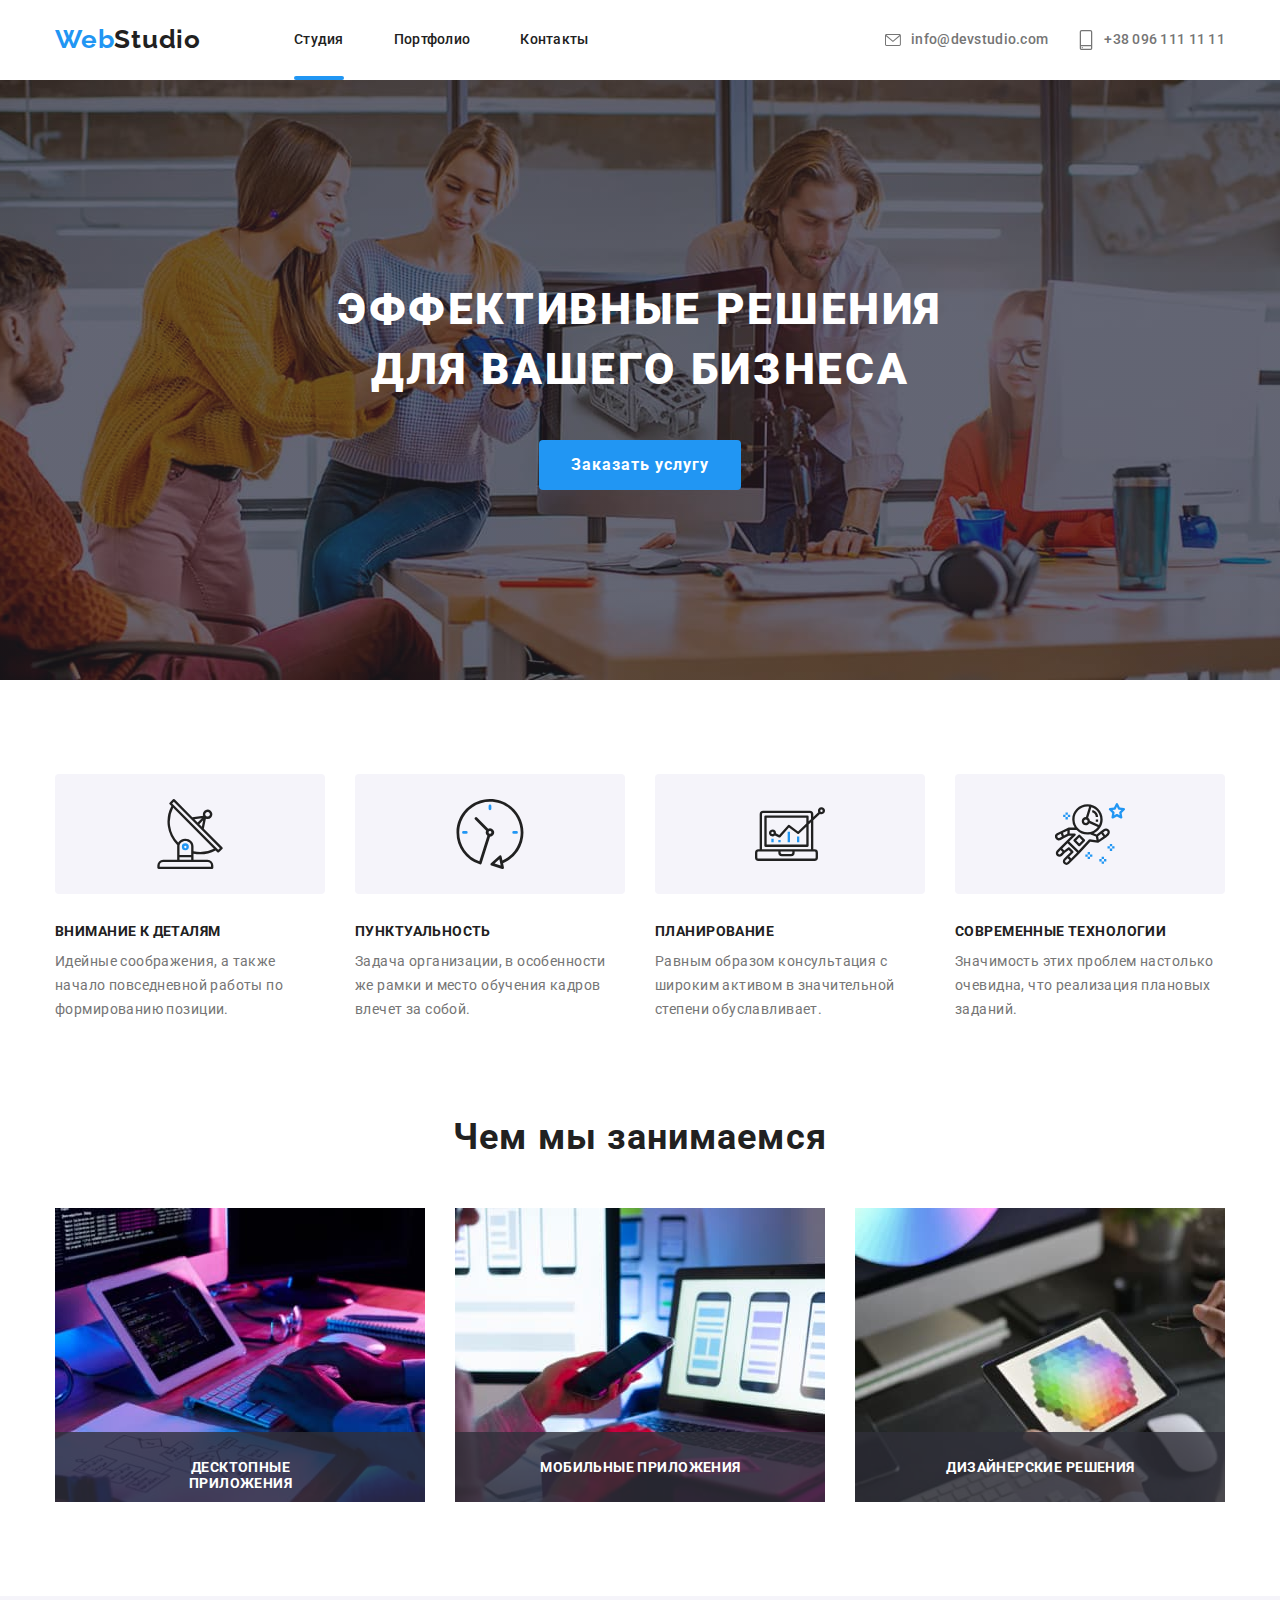
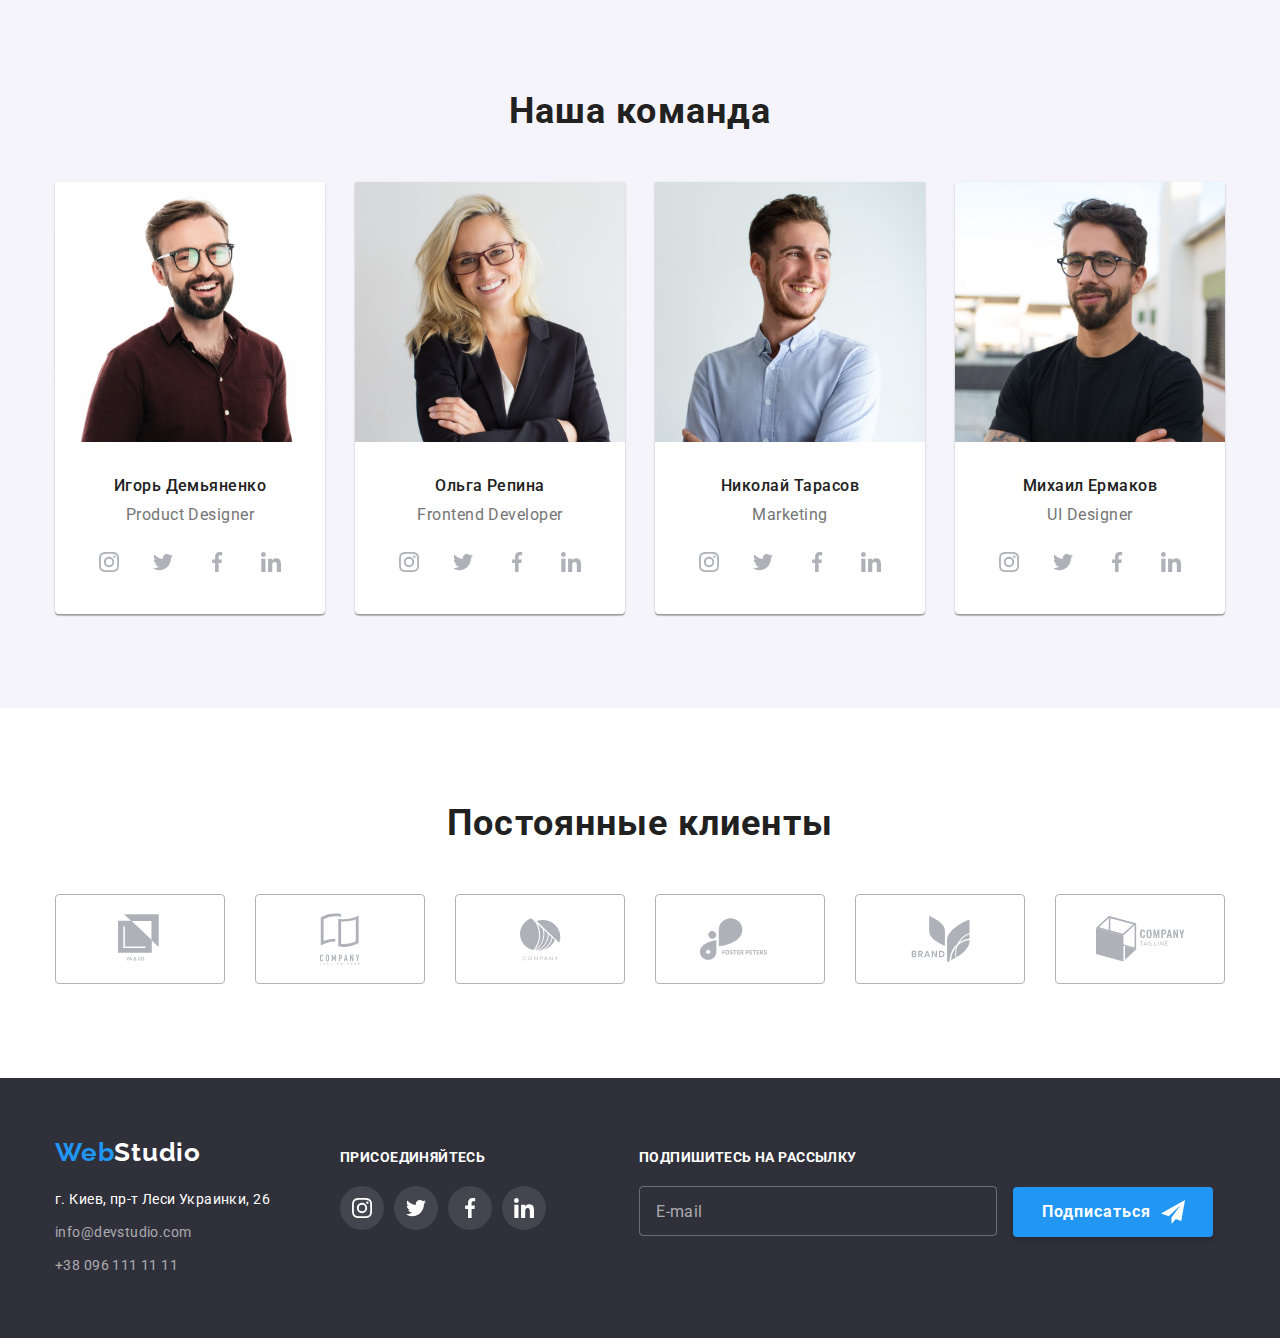
<file: index.html>
<!DOCTYPE html>
<html lang="en">
  <head>
    <meta charset="UTF-8" />
    <meta name="viewport" content="width=device-width, initial-scale=1.0" />
    <title>Document</title>
    <link rel="stylesheet" href="https://cdnjs.cloudflare.com/ajax/libs/modern-normalize/0.7.0/modern-normalize.min.css" />
    <link rel="stylesheet" href="css/styles.css" />
    <link
      href="https://fonts.googleapis.com/css2?family=Roboto:wght@400;500;700;900&display=swap"
      rel="stylesheet"
    />
    <link
      href="https://fonts.googleapis.com/css2?family=Raleway:wght@400;700&display=swap"
      rel="stylesheet"
    />
  </head>
  <body>
    <header class="header">
      <div class="container main-nav">
          <a href="index.html" class="logo" ><span>Web</span>Studio </a>
          <ul class="site-nav list">
            <li class="item"><a href="index.html" class="link current-link">Студия</a></li>
            <li class="item"><a href="portfolio.html" class="link">Портфолио</a></li>
            <li class="item"><a href="/contacts" class="link">Контакты</a></li>
          </ul>


        <ul class="site-nav list right-nav">
          <li class="item">
              <a href="mailto:info@devstudio.com" class="right-item">
                <svg class="button-icon">
                  <use href="./img/icons.svg#icon-mail"></use>
                </svg>
                <p class="link-right">info@devstudio.com</p>
              </a>
          </li>
          <li class="item">
            <a href="tel:+380961111111" class="right-item">
              <svg class="button-icon">
                <use href="./img/icons.svg#icon-smartphone"></use>
              </svg>
              <p class="link-right">+38 096 111 11 11</p>
            </a>
          </li>
        </ul>
      </div>
    </header>
    <main>
      <!--Эффективные решения для вашего бизнеса -->
      <section class="hero">
          <h1 class="title">Эффективные решения </br> для вашего бизнеса</h1>
          <button class="button" data-modal-open>Заказать услугу</button>
          <div class="backdrop is-hidden" data-modal>
            <div class="modal">
              <div class="modal-relative">
                <button class="modal-button" data-modal-close>
                  <svg class="modal-icon">
                    <use href="./img/close.svg#icon-close-button"></use>
                  </svg>
                </button>
                <form action="" class="form js-speaker-form" autocomplete="off">
                  <h2>Оставьте свои данные, мы вам перезвоним</h2>
                  <div class="form-field">
                    <label for="name">Имя</label>
                    <input type="text" name="name" 
                     class="form-input">
                    <svg class="icon">
                      <use href="./img/modal-icons.svg#icon-modal-person"></use>
                    </svg>
                  </div>
                  <div class="form-field">
                    <label for="tel"  >Телефон</label>
                    <input type="text" class="form-input" name="name" id="tel" >
                    <svg class="icon">
                      <use href="./img/modal-icons.svg#icon-modal-phone"></use>
                    </svg>
                  </div>
                  <div class="form-field">
                    <label for="mail">Почта</label>
                    <input type="email" class="form-input" name="mail" id="mail" >
                    <svg class="icon">
                      <use href="./img/modal-icons.svg#icon-modal-email"></use>
                    </svg>
                  </div>
                  <div class="form-field textarea">
                    <label for="comment">Комментарий</label>
                    <textarea class="form-textarea" name="comment" id="comment" rows="8" placeholder="Введите текст"></textarea>
                  </div>
                  <label class="checkbox-field">
                    <input type="checkbox" class="form-checkbox" name="policy" />   
                    <span class="checkbox-icon"></span>
                    <p class="policy">Соглашаюсь с рассылкой и принимаю <a class="policy-k" href="index.html">Условия договора</a></p>
                  </label>
                  <button class="close-button" type="submit">Отправить</button>
                </form>
              </div>
            </div>
          </div>
          
      </section>
      <!-- Features -->
      <section class="f-section">
        <div class="container"> 
          <ul class="features-list list">
            <li class="item">
              <div class="icon-features">
                <svg class="button-icon">
                  <use href="./img/icons.svg#icon-antenna"></use>
                </svg>
              </div>
              <h2 class="title">Внимание к деталям</h2>
              <p class="text">
                Идейные соображения, а также начало повседневной работы по
                формированию позиции.
              </p>
            </li>
            <li class="item">
              <div class="icon-features">
                <svg class="button-icon">
                  <use href="./img/icons.svg#icon-clock"></use>
                </svg>
              </div>
              <h2 class="title">Пунктуальность</h2>
              <p class="text">
                Задача организации, в особенности же рамки и место обучения кадров
                влечет за собой.
              </p>
            </li>
            <li class="item">
              <div class="icon-features">
                <svg class="button-icon">
                  <use href="./img/icons.svg#icon-diagram"></use>
                </svg>
              </div>
              <h2 class="title">Планирование</h2>
              <p class="text">
                Равным образом консультация с широким активом в значительной
                степени обуславливает.
              </p>
            </li>
            <li class="item">
              <div class="icon-features">
                <svg class="button-icon">
                  <use href="./img/icons.svg#icon-astronaut"></use>
                </svg>
              </div>
              <h2 class="title">Современные технологии</h2>
              <p class="text">
                Значимость этих проблем настолько очевидна, что реализация
                плановых заданий.
              </p>
            </li>
          </ul>
        </div>
      </section>
      <!-- Чем мы занимаемся -->
      <section class="portfolio">
        <div class="container">
          <h2 class="title">Чем мы занимаемся</h2>
          <ul class="portfolio-list list">
            <li class="item">
              <img src="./img/example1.jpg" alt=""  width="370" height="294" />
              <div class="portfolio-decor">
                Десктопные приложения
              </div>
            </li>
            <li class="item">
              <img src="./img/example2.jpg" alt="" width="370" height="294" />
              <div class="portfolio-decor">
                Мобильные приложения
              </div>
            </li>
            <li class="item">
              <img src="./img/example3.jpg" alt="" width="370" height="294" />
              <div class="portfolio-decor">
                Дизайнерские решения
              </div>
            </li>
          </ul>
        </div>
      </section>
      <!-- Наша команда -->
      <section class="team">
          <div class="container">
            <h2 class="team-title">Наша команда</h2>
            <ul class="team-list list">
              <li class="team-item">
                <img src="./img/emp1.jpg" class="team-image" alt="" width="270" height="260" />
                <h3 class="name">Игорь Демьяненко</h3>
                <p class="role">Product Designer</p>
                <ul class="actions">
                  <li>
                    <a href="index.html" class="button">
                      <svg class="button-icon">
                       <use href="./img/icons.svg#icon-instagram"></use>
                      </svg>
                    </a>
                  </li>
                  <li>
                    <a href="index.html" class="button">
                      <svg class="button-icon">
                        <use href="./img/icons.svg#icon-twitter"></use>
                      </svg>
                    </a>
                  </li>
                  <li>
                    <a href="index.html" class="button">
                     <svg class="button-icon">
                       <use href="./img/icons.svg#icon-facebook"></use>
                     </svg>
                    </a>
                  </li>
                  <li>
                    <a href="index.html" class="button">
                      <svg class="button-icon">
                        <use href="./img/icons.svg#icon-linkedin"></use>
                      </svg>
                    </a>
                  </li>
                </ul>
              </li>
              <li class="team-item">
                <img src="./img/emp2.jpg" class="team-image" alt="" width="270" height="260" />
                <h3 class="name">Ольга Репина</h3>
                <p class="role">Frontend Developer</p>
                <ul class="actions">
                  <li>
                    <a href="index.html" class="button">
                      <svg class="button-icon">
                        <use href="./img/icons.svg#icon-instagram"></use>
                      </svg>
                    </a>
                  </li>
                  <li>
                    <a href="index.html" class="button">
                      <svg class="button-icon">
                        <use href="./img/icons.svg#icon-twitter"></use>
                      </svg>
                    </a>
                  </li>
                  <li>
                    <a href="index.html" class="button">
                      <svg class="button-icon">
                        <use href="./img/icons.svg#icon-facebook"></use>
                      </svg>
                    </a>
                  </li>
                  <li>
                    <a href="index.html" class="button">
                      <svg class="button-icon">
                        <use href="./img/icons.svg#icon-linkedin"></use>
                      </svg>
                    </a>
                  </li>
                </ul>
              </li>
              <li class="team-item">
                <img src="./img/emp3.jpg" class="team-image" alt="" width="270" height="260" />
                <h3 class="name">Николай Тарасов</h3>
                <p class="role">Marketing</p>
                <ul class="actions">
                  <li>
                    <a href="index.html" class="button">
                      <svg class="button-icon">
                        <use href="./img/icons.svg#icon-instagram"></use>
                      </svg>
                    </a>
                  </li>
                  <li>
                    <a href="index.html" class="button">
                      <svg class="button-icon">
                        <use href="./img/icons.svg#icon-twitter"></use>
                      </svg>
                    </a>
                  </li>
                  <li>
                    <a href="index.html" class="button">
                      <svg class="button-icon">
                        <use href="./img/icons.svg#icon-facebook"></use>
                      </svg>
                    </a>
                  </li>
                  <li>
                    <a href="index.html" class="button">
                      <svg class="button-icon">
                        <use href="./img/icons.svg#icon-linkedin"></use>
                      </svg>
                    </a>
                  </li>
                </ul>
              </li>
              <li class="team-item">
                <img src="./img/emp4.jpg" class="team-image" alt="" width="270" height="260" />
                <h3 class="name">Михаил Ермаков</h3>
                <p class="role">UI Designer</p>
                <ul class="actions">
                  <li>
                    <a href="index.html" class="button">
                      <svg class="button-icon">
                        <use href="./img/icons.svg#icon-instagram"></use>
                      </svg>
                    </a>
                  </li>
                  <li>
                    <a href="index.html" class="button">
                      <svg class="button-icon">
                        <use href="./img/icons.svg#icon-twitter"></use>
                      </svg>
                    </a>
                  </li>
                  <li>
                    <a href="index.html" class="button">
                      <svg class="button-icon">
                        <use href="./img/icons.svg#icon-facebook"></use>
                      </svg>
                    </a>
                  </li>
                  <li>
                    <a href="index.html" class="button">
                      <svg class="button-icon">
                        <use href="./img/icons.svg#icon-linkedin"></use>
                      </svg>
                    </a>
                  </li>
                </ul>
              </li>

              </li>
            </ul>
          </div>
      </section>
      <section class="clients">
        <div class="container">
          <h2 class="clients-title">Постоянные клиенты</h2>
          <ul class="clients-list">
            <li class="clients-item">
              <a href="" class="icon-clients">
              <svg class="icon" width="45px" height="50px">
                <use href="./img/icons.svg#icon-logo1"></use>
              </svg>
              </a>
            </li>
            <li class="clients-item">
              <a href="" class="icon-clients">
                <svg width="40px" height="52px">
                  <use href="./img/icons.svg#icon-logo2"></use>
                </svg>
              </a>
            </li>
            <li class="clients-item">
              <a href="" class="icon-clients">
                <svg width="41px" height="43px">
                  <use href="./img/icons.svg#icon-logo3"></use>
                </svg>
              </a>
            </li>
            <li class="clients-item">
              <a href="" class="icon-clients">
                <svg width="80px" height="43px">
                  <use href="./img/icons.svg#icon-logo4"></use>
                </svg>
              </a>
            </li>
            <li class="clients-item">
              <a href="" class="icon-clients" >
                <svg width="89px" height="46px">
                  <use href="./img/icons.svg#icon-logo5" ></use>
                </svg>
              </a>
            </li>
            <li class="clients-item">
              <a href="" class="icon-clients">
                <svg width="89px" height="46px">
                  <use href="./img/icons.svg#icon-logo6"></use>
                </svg>
              </a>
            </li>
          </ul>
        </div>

      </section>
    </main>
    <footer class="footer">
      <div class="container">
        <div class="footer-flex">
            <div class="left">
              <a href="index.html" class="logo"><span>Web</span>Studio</a>
              <ul class="footer-list list">
                <li>
                  <p class="address">г. Киев, пр-т Леси Украинки, 26</p>
                </li>
                <li><a href="mailto:info@devstudio.com" class="info">info@devstudio.com</a></li>
                <li><a href="tel:+380961111111" class="info">+38 096 111 11 11</a></li>
              </ul>
            </div>
            <div class="second">
              <h3 class="title">Присоединяйтесь</h3>
              <ul class="footer-actions">
                <li class="item">
                  <a href="index.html" class="button">
                    <svg class="button-icon">
                      <use href="./img/icons.svg#icon-instagram"></use>
                    </svg>
                  </a>
                </li>
                <li class="item">
                  <a href="index.html" class="button">
                    <svg class="button-icon">
                      <use href="./img/icons.svg#icon-twitter"></use>
                    </svg>
                  </a>
                </li>
                <li class="item">
                  <a href="index.html" class="button">
                    <svg class="button-icon">
                      <use href="./img/icons.svg#icon-facebook"></use>
                    </svg>
                  </a>
                </li>
                <li class="item">
                  <a href="index.html" class="button">
                    <svg class="button-icon">
                      <use href="./img/icons.svg#icon-linkedin"></use>
                    </svg>
                  </a>
                </li>
              </ul>
            </div>
            <div class="third">
              <h3 class="title">Подпишитесь на рассылку</h3>
              <input type="email" name="footer-email" class="footer-input" placeholder="E-mail">
              <button class="footer-button">
                <div class="footer-btn-content">
                  <p>Подписаться</p>
                  <span class="icon-send"></span>
                </div>
              </button>
            </div>
            
        </div>

            
            
      </div>
    </footer>
    <script src="./js/modal.js"></script>
    <script>
      (() => {
        document
          .querySelector('.js-speaker-form')
          .addEventListener('submit', e => {
            e.preventDefault();

            new FormData(e.currentTarget).forEach((value, name) =>
              console.log(`${name}: ${value}`),
            );

            e.currentTarget.reset();
          });
      })();
    </script>
  </body>
</html>
</file>
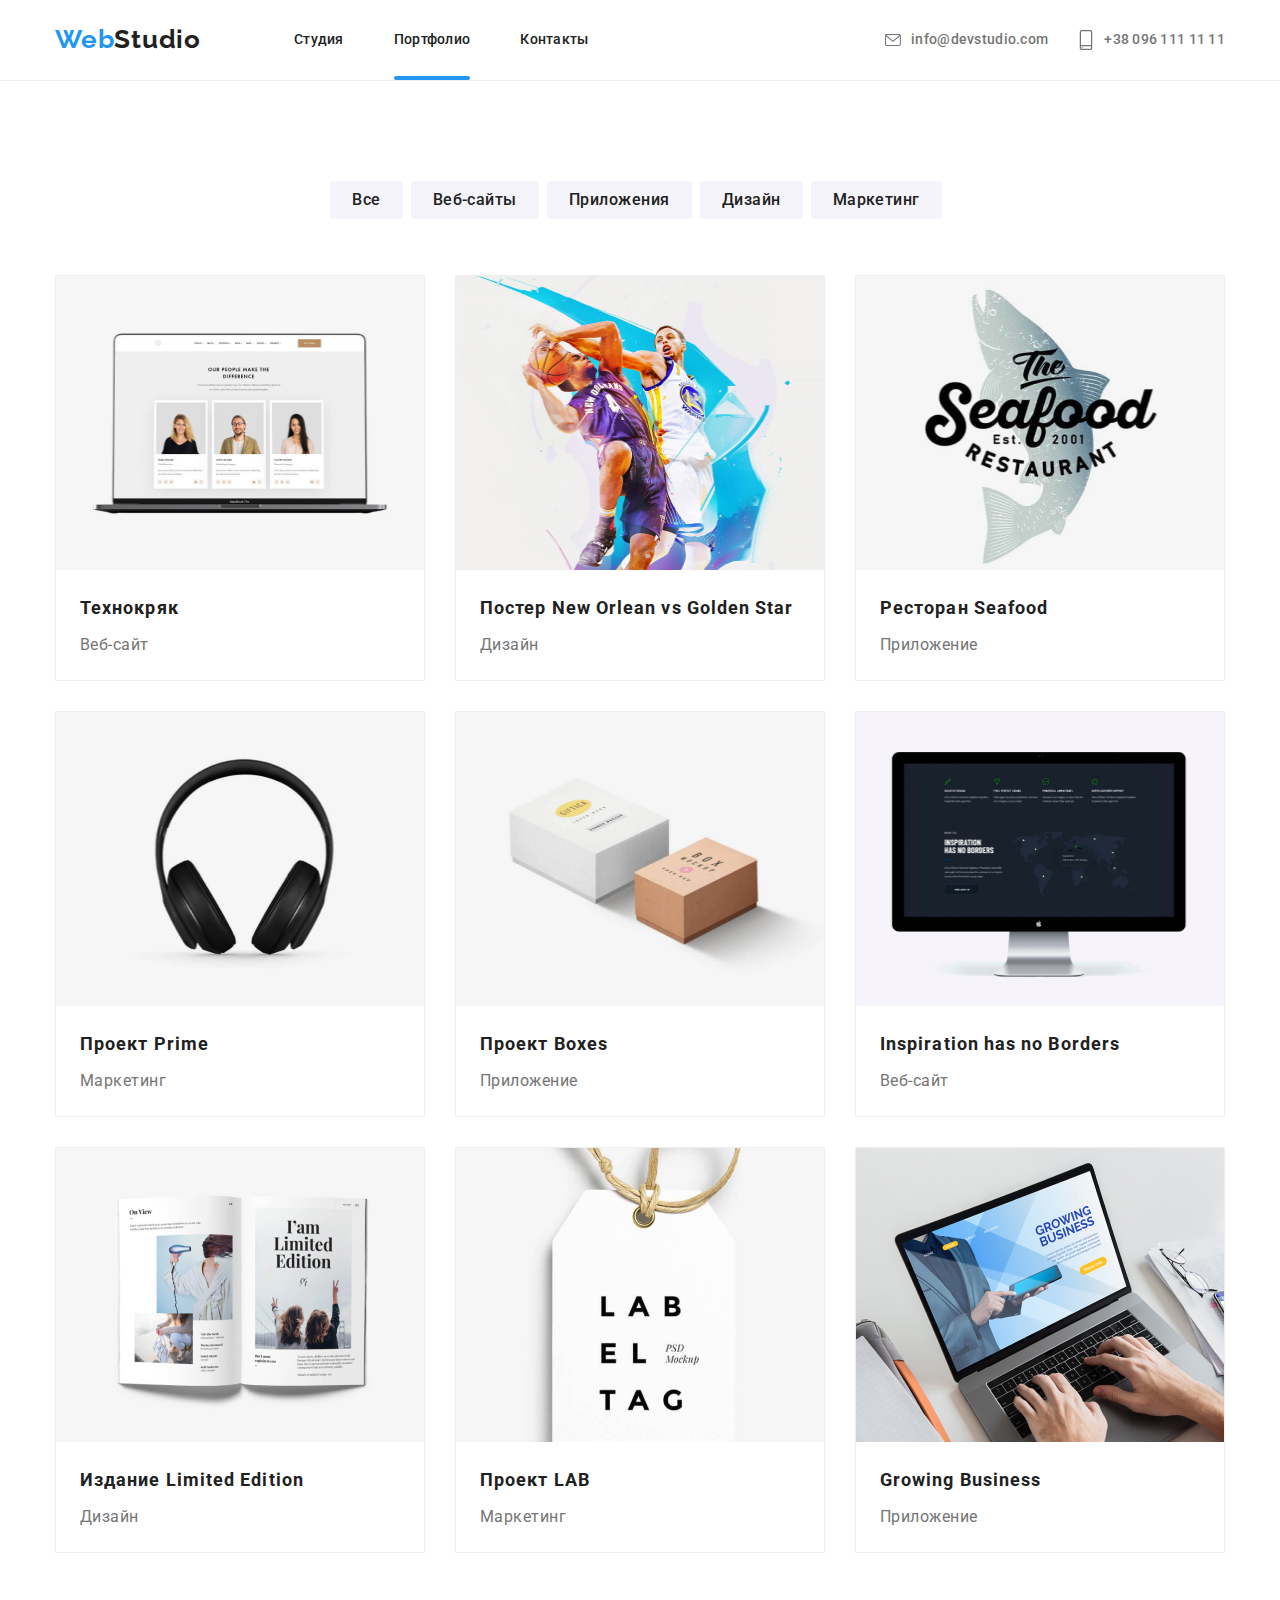
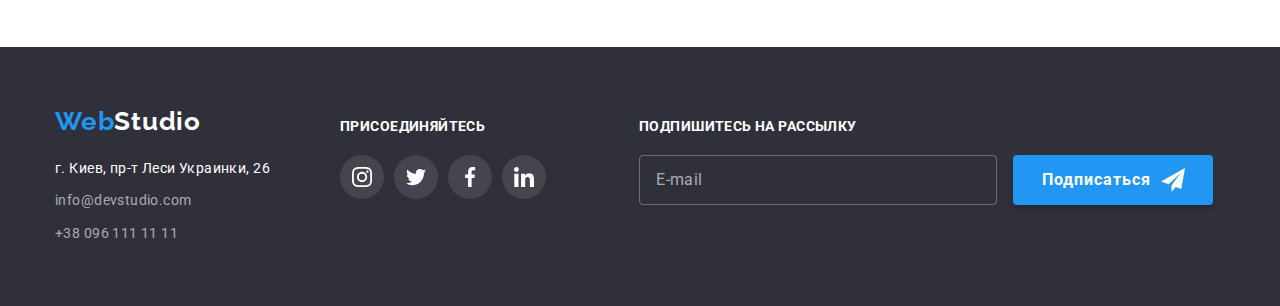
<file: portfolio.html>
<!DOCTYPE html>
<html lang="en">
  <head>
    <meta charset="UTF-8" />
    <meta name="viewport" content="width=device-width, initial-scale=1.0" />
        <link rel="stylesheet" href="https://cdnjs.cloudflare.com/ajax/libs/modern-normalize/0.7.0/modern-normalize.min.css" />
    <link rel="stylesheet" href="css/styles.css" />
    <link
      href="https://fonts.googleapis.com/css2?family=Roboto:wght@400;500;700;900&display=swap"
      rel="stylesheet"
    />
    <link
      href="https://fonts.googleapis.com/css2?family=Raleway:wght@400;700&display=swap"
      rel="stylesheet"
    />
    <title>Document</title>
  </head>
  <body class="page">
    <header>
      <div class="container main-nav">
        <a href="index.html" class="logo"><span>Web</span>Studio </a>
        <ul class="site-nav list">
          <li class="item"><a href="index.html" class="link">Студия</a></li>
          <li class="item"><a href="portfolio.html" class="link current-link">Портфолио</a></li>
          <li class="item"><a href="/contacts" class="link">Контакты</a></li>
        </ul>
    
    
        <ul class="site-nav list right-nav">
          <li class="item">
            <a href="mailto:info@devstudio.com" class="right-item">
              <svg class="button-icon">
                <use href="./img/icons.svg#icon-mail"></use>
              </svg>
              <p class="link-right">info@devstudio.com</p>
            </a>
          </li>
          <li class="item">
            <a href="tel:+380961111111" class="right-item">
              <svg class="button-icon">
                <use href="./img/icons.svg#icon-smartphone"></use>
              </svg>
              <p class="link-right">+38 096 111 11 11</p>
            </a>
          </li>
        </ul>
      </div>
    </header>
    <!-- Товары -->
    <main>
      <section class="p-section">
        <ul class="p-buttons list">
          <li><button class="button">Все</button></li>
          <li><button class="button">Веб-сайты</button></li>
          <li><button class="button">Приложения</button></li>
          <li><button class="button">Дизайн</button></li>
          <li><button class="button">Маркетинг</button></li>
        </ul>
        <div class="container">
          <ul class="p-list list">
            <li class="list-el">
              <a href="portfolio.html">
                <div class="p-decoration">
                  <img src="./img/p1.jpg" alt="" width="368" height="294" />
                  <div class="decoration-text">Технокряк это современная площадка распространения коронавируса. Компании используют эту платформу
                    для цифрового
                    шпионажа и атак на защищённые сервера конкурентов.</div>
                </div>
                <p class="title">Технокряк</p>
                <p class="name">Веб-сайт</p>
              </a>
            </li>
            <li class="list-el">
              <a href="">
                <div class="p-decoration">
                  <img src="./img/p2.jpg" alt="" width="368" height="294" />
                  <div class="decoration-text">Технокряк это современная площадка распространения коронавируса. Компании используют эту платформу
                  для цифрового
                  шпионажа и атак на защищённые сервера конкурентов.</div>
                </div>
                <p class="title">Постер New Orlean vs Golden Star</p>
                <p class="name">Дизайн</p>
              </a>
            </li>
            <li class="list-el">
              <a href="">
                <div class="p-decoration">
                  <img src="./img/p3.jpg" alt="" width="368" height="294" />
                  <div class="decoration-text">Технокряк это современная площадка распространения коронавируса. Компании используют эту
                    платформу
                    для цифрового
                    шпионажа и атак на защищённые сервера конкурентов.</div>
                </div>
                <p class="title">Ресторан Seafood</p>
                <p class="name">Приложение</p>
              </a>
            </li>
            <li class="list-el">
              <a href="">
                <div class="p-decoration">
                  <img src="./img/p4.jpg" alt="" width="368" height="294" />
                  <div class="decoration-text">Технокряк это современная площадка распространения коронавируса. Компании используют эту
                    платформу
                    для цифрового
                    шпионажа и атак на защищённые сервера конкурентов.
                  </div>              
                </div>
                <p class="title">Проект Prime</p>
                <p class="name">Маркетинг</p>
              </a>
            </li>
            <li class="list-el">
              <a href="">
                <div class="p-decoration">
                  <img src="./img/p5.jpg" alt="" width="368" height="294" />
                  <div class="decoration-text">Технокряк это современная площадка распространения коронавируса. Компании используют эту
                    платформу
                    для цифрового
                    шпионажа и атак на защищённые сервера конкурентов.
                  </div>
                </div>
                <p class="title">Проект Boxes</p>
                <p class="name">Приложение</p>
              </a>
            </li>
            <li class="list-el">
              <a href="">
                <div class="p-decoration">
                  <img src="./img/p6.jpg" alt="" width="368" height="294" />
                  <div class="decoration-text">Технокряк это современная площадка распространения коронавируса. Компании используют эту
                    платформу
                    для цифрового
                    шпионажа и атак на защищённые сервера конкурентов.
                  </div>
                </div>
                <p class="title">Inspiration has no Borders</p>
                <p class="name">Веб-сайт</p>
              </a>
            </li>
            <li class="list-el">
              <a href="">
                <div class="p-decoration">
                  <img src="./img/p7.jpg" alt="" width="370" height="294" />
                  <div class="decoration-text">Технокряк это современная площадка распространения коронавируса. Компании используют эту
                    платформу
                    для цифрового
                    шпионажа и атак на защищённые сервера конкурентов.
                  </div>
                </div>
                <p class="title">Издание Limited Edition</p>
                <p class="name">Дизайн</p>
              </a>
            </li>
            <li class="list-el">
              <a href="">
                <div class="p-decoration">
                  <img src="./img/p8.jpg" alt="" width="370" height="294" />
                  <div class="decoration-text">Технокряк это современная площадка распространения коронавируса. Компании используют эту
                    платформу
                    для цифрового
                    шпионажа и атак на защищённые сервера конкурентов.
                  </div>
                </div>
                <p class="title">Проект LAB</p>
                <p class="name">Маркетинг</p>
              </a>
            </li>
            <li class="list-el">
              <a href="">
                <div class="p-decoration">
                  <img src="./img/p9.jpg" alt="" width="370" height="294" />
                  <div class="decoration-text">Технокряк это современная площадка распространения коронавируса. Компании используют эту
                    платформу
                    для цифрового
                    шпионажа и атак на защищённые сервера конкурентов.
                  </div>
                </div>
                <p class="title">Growing Business</p>
                <p class="name">Приложение</p>
              </a>
            </li>
          </ul>
        </div>
      </section>
    </main>
    <footer class="footer">
      <div class="container">
        <div class="footer-flex">
          <div class="left">
            <a href="index.html" class="logo"><span>Web</span>Studio</a>
            <ul class="footer-list list">
              <li>
                <p class="address">г. Киев, пр-т Леси Украинки, 26</p>
              </li>
              <li><a href="mailto:info@devstudio.com" class="info">info@devstudio.com</a></li>
              <li><a href="tel:+380961111111" class="info">+38 096 111 11 11</a></li>
            </ul>
          </div>
          <div class="second">
            <h3 class="title">Присоединяйтесь</h3>
            <ul class="footer-actions">
              <li class="item">
                <a href="index.html" class="button">
                  <svg class="button-icon">
                    <use href="./img/icons.svg#icon-instagram"></use>
                  </svg>
                </a>
              </li>
              <li class="item">
                <a href="index.html" class="button">
                  <svg class="button-icon">
                    <use href="./img/icons.svg#icon-twitter"></use>
                  </svg>
                </a>
              </li>
              <li class="item">
                <a href="index.html" class="button">
                  <svg class="button-icon">
                    <use href="./img/icons.svg#icon-facebook"></use>
                  </svg>
                </a>
              </li>
              <li class="item">
                <a href="index.html" class="button">
                  <svg class="button-icon">
                    <use href="./img/icons.svg#icon-linkedin"></use>
                  </svg>
                </a>
              </li>
            </ul>
          </div>
          <div class="third">
            <h3 class="title">Подпишитесь на рассылку</h3>
            <input type="email" name="footer-email" class="footer-input" placeholder="E-mail">
            <button class="footer-button">
              <div class="footer-btn-content">
                <p>Подписаться</p>
                <span class="icon-send"></span>
              </div>
            </button>
          </div>
    
        </div>
    
    
    
      </div>
    </footer>
  </body>
</html>
</file>
<file: css/styles.css>
:root {
  --secondary-text-color: #757575;
  --primary-text-color: #212121;
  --accent-color: #2196f3;
  --clients-color: #afb1b8;
}
*,
*::after,
*::before {
  box-sizing: border-box;
}

body {
  font-family: Roboto, sans-serif;
  text-decoration: none;
  background-color: #fff;
  color: var(--primary-text-color);
}
/* Утилиты */
.list {
  list-style: none;
  padding: 0;
  margin: 0;
}

/* Header */
header {
  border-bottom: 1px solid #ececec;
}
.header {
  border: 0;
}
.main-nav {
  display: flex;
  align-items: center;
}
.container {
  margin-left: auto;
  margin-right: auto;
  width: 1200px;
  padding-left: 15px;
  padding-right: 15px;
}

.logo {
  color: var(--primary-text-color);
  font-family: Raleway, cursive;
  font-weight: 700;
  font-size: 26px;
  letter-spacing: 0.03em;
  text-decoration: none;
}
.logo span {
  color: var(--accent-color);
}

/* Site nav */
.site-nav {
  display: flex;
  margin-left: 93px;
}

.site-nav .item:not(:last-child) {
  margin-right: 50px;
}
.right-nav .item:not(:last-child) {
  margin-right: 30px;
}

.site-nav .link,
.site-nav .current-link {
  position: relative;
  display: flex;
  align-items: center;
  height: 80px;
  color: var(--primary-text-color);
  font-weight: 500;
  font-size: 14px;
  line-height: 1.14;
  letter-spacing: 0.02em;
  text-decoration: none;
  transition: color 250ms cubic-bezier(0.4, 0, 0.2, 1);
}
.site-nav .current-link::after {
  content: "";
  position: absolute;
  display: inline-block;
  width: 100%;
  height: 4px;
  bottom: 0;
  right: 0;
  background-color: var(--accent-color);
  border-radius: 2px;
}
.site-nav .right-item {
  display: flex;
  align-items: center;
  height: 80px;
  text-decoration: none;
}
.site-nav .button-icon {
  fill: #757575;
  width: 16px;
  margin: 0;
  margin-right: 10px;
  transition: fill 250ms cubic-bezier(0.4, 0, 0.2, 1);
}
.site-nav .link-right {
  margin: 0;
  color: var(--secondary-text-color);
  font-weight: 500;
  font-size: 14px;
  line-height: 1.14;
  letter-spacing: 0.02em;
  text-decoration: none;
  transition: color 250ms cubic-bezier(0.4, 0, 0.2, 1);
}

.site-nav .item:hover .link,
.site-nav .item:focus .link {
  color: var(--accent-color);
}
.right-item:hover .button-icon,
.right-item:focus .button-icon {
  fill: var(--accent-color);
}
.right-item:hover .link-right,
.right-item:focus .link-right {
  color: var(--accent-color);
}
.right-nav {
  margin-left: auto;
}

/* Hero */
.hero {
  padding-top: 200px;
  padding-bottom: 210px;
  text-align: center;
  max-width: 1600px;
  height: 600px;
  margin-left: auto;
  margin-right: auto;
  background-image: linear-gradient(
      to right,
      rgba(47, 48, 58, 0.4),
      rgba(47, 48, 58, 0.4)
    ),
    url("../img/fon.jpg");
  background-size: cover;
  background-position: center;
}
.hero .title {
  padding-bottom: 40px;
  margin-bottom: 0;
  margin-top: 0px;
  color: #fff;
  font-family: Roboto;
  font-weight: 900;
  font-size: 44px;
  line-height: 1.36;
  /* or 136% */
  text-align: center;
  letter-spacing: 0.06em;
  text-transform: uppercase;
}

.hero .button {
  display: inline-block;
  padding: 10px 32px;
  border-radius: 4px;
  color: white;
  background-color: var(--accent-color);
  font-weight: bold;
  font-size: 16px;
  line-height: 1.87;
  text-align: center;
  letter-spacing: 0.06em;
  text-decoration: none;
  transition: background-color 250ms cubic-bezier(0.4, 0, 0.2, 1),
    color 250ms cubic-bezier(0.4, 0, 0.2, 1);
  border: 0;
}
.hero .button:hover,
.hero .button:focus {
  color: var(--accent-color);
  background-color: white;
}

/* MODAL */
.backdrop {
  position: fixed;
  top: 0;
  left: 0;
  width: 100%;
  height: 100%;
  background-color: rgba(0, 0, 0, 0.5);
  opacity: 1;
  transition: opacity 250ms linear;
  z-index: 1;
}
.backdrop.is-hidden {
  opacity: 0;
  pointer-events: none;
}
.backdrop.is-hidden .modal {
  transform: translate(-50%, -50%) scale(0.5);
}
.modal {
  position: absolute;
  top: 50%;
  left: 50%;
  max-width: 528px;
  max-height: 581px;
  background-color: #fff;
  transform: translate(-50%, -50%) scale(1);
  transition: transform 250ms cubic-bezier(0.4, 0, 0.2, 1);
  box-shadow: 0px 1px 3px rgba(0, 0, 0, 0.12), 0px 1px 1px rgba(0, 0, 0, 0.14),
    0px 2px 1px rgba(0, 0, 0, 0.2);
  border-radius: 4px;
}
.modal-relative {
  position: relative;
}
.modal-button {
  display: flex;
  justify-content: center;
  align-items: center;
  position: absolute;
  padding: 0;
  margin: 0;
  margin-left: 490px;
  margin-top: 8px;
  width: 30px;
  height: 30px;
  border: 1px solid rgba(0, 0, 0, 0.1);
  border-radius: 50%;
  background-color: #fff;
  transition: background-color 250ms cubic-bezier(0.4, 0, 0.2, 1);
  z-index: 1;
}
.modal-icon {
  display: flex;
  align-items: center;
  width: 18px;
  height: 18px;
  transition: fill 250ms cubic-bezier(0.4, 0, 0.2, 1);
  fill: black;
  cursor: pointer;
}
.modal-button:hover .modal-icon,
.modal-button:focus .modal-icon {
  fill: var(--accent-color);
}

.form {
  width: 528px;
  height: 581px;
  position: relative;
  padding: 40px;
}
.form h2 {
  margin-top: 0;
  margin-bottom: 12px;
  font-weight: bold;
  font-size: 20px;
  line-height: 23px;
  text-align: center;
  letter-spacing: 0.03em;
  color: var(--primary-text-color);
}
.form-field {
  display: flex;
  position: relative;
  flex-direction: column;
  margin-bottom: 10px;
}
.form-field .icon {
  position: absolute;
  bottom: 0;
  margin-left: 12px;
  margin-bottom: 11px;
  width: 18px;
  height: 18px;
  fill: black;
}
.form-input:focus + .icon {
  fill: var(--accent-color);
}
.form-field label {
  display: flex;
  align-items: center;
  height: 14px;
  margin-bottom: 4px;
  text-align: left;
  font-family: Roboto;
  font-style: normal;
  font-weight: normal;
  font-size: 12px;
  line-height: 1.7;
  /* identical to box height */
  letter-spacing: 0.01em;
  color: var(--secondary-text-color);
}
.form-input {
  height: 40px;
  margin: 0;
  padding: 12px 42px;
  border-radius: 4px;
  border: 1px solid rgba(33, 33, 33, 0.2);
  cursor: pointer;
}
.form-input:focus {
  outline: 0;
  border: 1px solid #2196f3;
  border-radius: 4px;
  cursor: text;
}
.form-field.textarea {
  margin-bottom: 20px;
}
.form-textarea {
  height: 120px;
  margin: 0;
  padding: 12px 16px;
  border-radius: 4px;
  border: 1px solid rgba(33, 33, 33, 0.2);
  cursor: pointer;
  resize: none;
}
.form-textarea:focus {
  outline: 0;
  border: 1px solid #2196f3;
  border-radius: 4px;
  cursor: text;
}

.form-textarea::placeholder {
  font-weight: normal;
  font-size: 14px;
  line-height: 16px;
  letter-spacing: 0.01em;
  color: rgba(117, 117, 117, 0.5);
}

.checkbox-field {
  height: 24px;
  display: flex;
  align-items: center;
  justify-content: center;
  position: relative;
  margin-bottom: 0;
}
.form-checkbox {
  position: absolute;
  clip: rect(0 0 0 0);
  width: 1px;
  height: 1px;
  margin: -1px;
  overflow: hidden;
}

.checkbox-icon {
  margin-right: 7px;
  left: 0;
  width: 16px;
  height: 15px;
  background-image: url("../img/checkbox-off.svg");
  border-radius: 2px;
}
.form-checkbox:checked ~ .checkbox-icon {
  background-image: url("../img/check-on.svg");
  border-color: #2196f3;
  background-size: contain;
  background-origin: border-box;
}
.policy {
  margin: 0;
  font-weight: normal;
  font-size: 14px;
  line-height: 1.71px;
  /* identical to box height, or 171% */
  letter-spacing: 0.03em;

  color: var(--secondary-text-color);
}
.form .close-button {
  display: inline-block;
  padding: 10px 55px 10px 56px;
  margin-top: 30px;
  border-radius: 4px;
  color: white;
  background-color: #2196f3;
  font-family: Roboto;
  font-style: normal;
  font-weight: bold;
  font-size: 16px;
  line-height: 1.87;
  letter-spacing: 0.06em;
  text-decoration: none;
  transition: background-color 250ms cubic-bezier(0.4, 0, 0.2, 1);
  cursor: pointer;
  border: 0;
  box-shadow: 0px 4px 4px rgba(0, 0, 0, 0.15);
}
.form .close-button:hover,
.form .close-button:focus {
  background-color: #188ce8;
}
.policy-k {
  text-decoration: underline;
  color: var(--accent-color);
}
/* Features */
.f-section {
  padding-top: 94px;
}
.features-list {
  display: flex;
}

.features-list .item:not(:last-child) {
  margin-right: 30px;
}

.icon-features {
  padding: 0;
  margin-bottom: 30px;
  border: 0;
  width: 270px;
  height: 120px;
  border-radius: 4px;
  background-color: #f5f4fa;
}
.icon-features .button-icon {
  width: 70px;
  height: 70px;
  margin: 25px 100px;
  border-radius: 4px;
}

.features-list .title {
  margin-bottom: 10px;
  margin-top: 0px;
  color: var(--primary-text-color);
  font-weight: bold;
  font-size: 14px;
  line-height: 1.14;
  letter-spacing: 0.03em;
  text-transform: uppercase;
}
.features-list .text {
  margin-top: 0;
  margin-bottom: 0;
  color: var(--secondary-text-color);
  font-weight: normal;
  font-size: 14px;
  line-height: 1.71;
  /* or 171% */
  letter-spacing: 0.03em;
}

/* Portfolio */
.portfolio {
  padding-bottom: 94px;
  padding-top: 94px;
}

.portfolio .title {
  margin-bottom: 50px;
  margin-top: 0;
  font-weight: bold;
  font-size: 36px;
  line-height: 42px;
  text-align: center;
  letter-spacing: 0.03em;
}
.portfolio .list {
  display: flex;
  justify-content: center;
}
.portfolio-list .item {
  position: relative;
  height: 294px;
}
.portfolio-list .item:not(:nth-child(3n)) {
  margin-right: 30px;
}
.portfolio-decor {
  position: absolute;
  display: inline-block;
  width: 370px;
  height: 70px;
  bottom: 0;
  left: 0;
  font-weight: bold;
  font-size: 14px;
  line-height: 16px;
  text-align: center;
  letter-spacing: 0.03em;
  text-transform: uppercase;
  color: #fff;
  padding: 27px 82px 27px 83px;
  background-color: rgba(47, 48, 58, 0.8);
}

/* Team */

.team {
  background-color: #f5f4fa;
  padding-top: 94px;
  padding-bottom: 94px;
}

.team-title {
  margin-bottom: 50px;
  margin-top: 0;
  color: var(--primary-text-color);
  font-weight: bold;
  font-size: 36px;
  line-height: 1.17;
  text-align: center;
  letter-spacing: 0.03em;
}
.team-list {
  display: flex;
}
.team-item {
  background-color: white;
  box-shadow: 0px 1px 3px rgba(0, 0, 0, 0.12), 0px 1px 1px rgba(0, 0, 0, 0.14),
    0px 2px 1px rgba(0, 0, 0, 0.2);
  border-radius: 0px 0px 4px 4px;
  text-align: center;
}
.team-item:not(:last-child) {
  margin-right: 30px;
}

.actions {
  display: flex;
  justify-content: center;
  padding: 0;
  margin: 16px 32px 30px 32px;
  list-style: none;
}
.actions .button {
  display: flex;
  padding: 0;
  border: 0;
  width: 44px;
  height: 44px;
  border-radius: 50%;
  background-color: #fff;
  transition: background-color 250ms cubic-bezier(0.4, 0, 0.2, 1);
}
.actions .button:hover,
.actions .button:focus {
  background-color: var(--accent-color);
}
.team-item li:not(:last-child) {
  margin-right: 10px;
}
.button-icon {
  width: 20px;
  height: 20px;
  margin: 12px;
  fill: #afb1b8;
  transition: fill 250ms cubic-bezier(0.4, 0, 0.2, 1);
}
.button:hover .button-icon,
.button:focus .button-icon {
  fill: #fff;
}
.team-image {
  margin-bottom: 30px;
}
.team-list .name {
  margin-bottom: 10px;
  margin-top: 0;
  color: var(--primary-text-color);
  font-weight: 500;
  font-size: 16px;
  line-height: 19px;
  /* identical to box height */
  letter-spacing: 0.03em;
}
.team-list .role {
  margin-bottom: 0;
  margin-top: 0px;
  color: var(--secondary-text-color);
  font-weight: normal;
  font-size: 16px;
  line-height: 19px;
  /* identical to box height */
  letter-spacing: 0.03em;
}

/* CLients */
.clients {
  padding-top: 94px;
  padding-bottom: 94px;
}

.clients-title {
  margin-bottom: 50px;
  margin-top: 0;
  color: var(--primary-text-color);
  font-weight: bold;
  font-size: 36px;
  line-height: 1.17;
  text-align: center;
  letter-spacing: 0.03em;
}
.clients-list {
  display: flex;
  list-style: none;
  padding-left: 0;
  margin: 0;
}
.clients-item:not(:last-child) {
  margin-right: 30px;
}
.icon-clients {
  display: flex;
  justify-content: center;
  align-items: center;
  padding: 0;
  border: 0;
  width: 170px;
  height: 90px;
  border: 1px solid #afb1b8;
  border-radius: 4px;
  background-color: #fff;
  fill: var(--clients-color);
  transition: border 250ms cubic-bezier(0.4, 0, 0.2, 1),
    fill 250ms cubic-bezier(0.4, 0, 0.2, 1);
}
.clients-list .icon-clients:hover {
  border: 1px solid var(--accent-color);
}
.clients-list .icon-clients:hover {
  fill: var(--accent-color);
}

/* Footer */

.footer {
  background-color: #2f303a;
  padding-top: 60px;
  padding-bottom: 60px;
}
.footer .title {
  color: #fff;
  margin-bottom: 20px;
  margin-top: 0;
  font-weight: bold;
  font-size: 14px;
  line-height: 1.14;
  letter-spacing: 0.03em;
  text-transform: uppercase;
}
.footer .address {
  margin-top: 20px;
  margin-bottom: 9px;
  color: #fff;
  font-weight: normal;
  font-size: 14px;
  line-height: 1.71;

  letter-spacing: 0.03em;
}
.footer-list li:not(:last-child) {
  margin-bottom: 9px;
}
.footer .info {
  color: rgba(255, 255, 255, 0.6);
  font-weight: normal;
  font-size: 14px;
  line-height: 1.71;
  letter-spacing: 0.03em;
  text-decoration: none;
}
.footer .logo {
  color: #fff;
}

.footer-flex {
  display: flex;
}
.second {
  margin-left: 70px;
  margin-top: 12px;
}
.footer-actions {
  display: flex;
  justify-content: center;
  padding: 0;
  margin: 0;
  list-style: none;
}
.footer-actions .item:not(:last-child) {
  margin-right: 10px;
}
.footer-actions .button {
  display: flex;
  padding: 0;
  border: 0;
  width: 44px;
  height: 44px;
  border-radius: 50%;
  background-color: rgba(255, 255, 255, 0.1);
  transition: background-color 250ms cubic-bezier(0.4, 0, 0.2, 1);
}
.footer .button-icon {
  fill: #fff;
}

.footer-actions .button:hover,
.footer-actions .button:focus {
  background-color: var(--accent-color);
}

.third {
  margin-left: 93px;
  margin-top: 12px;
}

.footer-input {
  width: 358px;
  height: 50px;
  background-color: transparent;
  border: 1px solid rgba(255, 255, 255, 0.3);
  border-radius: 4px;
  padding-left: 16px;
  color: white;
}
.footer-input:focus {
  outline: 0;
}
.footer-input::placeholder {
  font-weight: normal;
  font-size: 16px;
  line-height: 1.25;
  display: flex;
  align-items: center;
  letter-spacing: 0.03em;
  color: rgba(255, 255, 255, 0.6);
}
.footer-button {
  background-color: var(--accent-color);
  padding: 10px 28px 10px 29px;
  box-shadow: 0px 4px 4px rgba(0, 0, 0, 0.15);
  border-radius: 4px;
  border: 0;
  margin-left: 12px;
  cursor: pointer;
  transition: background-color 250ms cubic-bezier(0.4, 0, 0.2, 1);
}
.footer-btn-content {
  display: flex;
  justify-content: center;
  align-items: center;
}
.footer-btn-content p {
  margin-top: 0;
  margin-bottom: 0;
  margin-right: 10px;
  font-weight: bold;
  font-size: 16px;
  line-height: 1.87;
  display: flex;
  align-items: center;
  text-align: center;
  letter-spacing: 0.06em;
  color: #fff;
}
.icon-send {
  width: 24px;
  height: 24px;
  background-size: contain;
  background-image: url("../img/icon-send.svg");
}

.footer-button:focus,
.footer-button:hover {
  outline: 0;
  background-color: #0a7fdf;
}
/* PORTFOLIO.html */
.p-section {
  padding-top: 100px;
  padding-bottom: 94px;
}
.p-buttons {
  display: flex;
  justify-content: center;
  margin-bottom: 56px;
}

.p-buttons .button {
  font-family: Roboto;
  padding: 6px 22px;
  margin-right: 8px;
  background-color: #f5f4fa;
  color: var(--primary-text-color);
  border: 0;
  border-radius: 4px;
  font-weight: 500;
  font-size: 16px;
  line-height: 1.62;
  text-align: center;
  letter-spacing: 0.03em;
  text-decoration: none;
  transition: background-color 250ms cubic-bezier(0.4, 0, 0.2, 1),
    color 250ms cubic-bezier(0.4, 0, 0.2, 1),
    box-shadow 250ms cubic-bezier(0.4, 0, 0.2, 1);
}
.p-buttons .button:hover,
.p-buttons .button:focus {
  color: #fff;
  background-color: var(--accent-color);
  box-shadow: 0px 3px 1px rgba(0, 0, 0, 0.1), 0px 1px 2px rgba(0, 0, 0, 0.08),
    0px 2px 2px rgba(0, 0, 0, 0.12);
}

.p-list {
  display: flex;
  flex-wrap: wrap;
}
a {
  text-decoration: none;
}
.p-list .title {
  margin-top: 20px;
  margin-right: 24px;
  margin-left: 24px;
  margin-bottom: 4px;
  color: var(--primary-text-color);
  font-weight: bold;
  font-size: 18px;
  line-height: 2;
  /* identical to box height, or 200% */
  letter-spacing: 0.06em;
}
.p-list .name {
  margin-bottom: 20px;
  margin-top: 0;
  margin-left: 24px;
  margin-right: 24px;
  color: var(--secondary-text-color);
  font-weight: normal;
  font-size: 16px;
  line-height: 1.87;
  /* identical to box height, or 187% */
  letter-spacing: 0.03em;
}
.p-list .list-el {
  width: calc((100% - 60px) / 3);
  margin-right: 30px;
  border: 1px solid #eeeeee;
  transition: box-shadow 250ms cubic-bezier(0.4, 0, 0.2, 1);
}
.p-list .p-decoration {
  position: relative;
  overflow: hidden;
  width: 368px;
  height: 294px;
}
.decoration-text {
  content: "";
  position: absolute;
  display: flex;
  align-items: center;
  padding-left: 24px;
  padding-right: 24px;
  width: 370px;
  height: 297px;
  top: 0;
  left: 0;
  font-weight: 400;
  font-size: 18px;
  line-height: 1.56;
  letter-spacing: 0.03em;
  color: #fff;
  background-color: rgba(33, 150, 243, 0.9);
  transform: translateY(500px);
  transition-property: transform;
  transition-duration: 250ms;
  transition-timing-function: cubic-bezier(0.4, 0, 0.2, 1);
  border-radius: 2px;
}
.p-list .list-el:hover .decoration-text {
  transform: translateY(0);
}

.p-list .list-el:hover {
  box-shadow: 0px 1px 1px rgba(0, 0, 0, 0.12), 0px 4px 4px rgba(0, 0, 0, 0.06),
    1px 4px 6px rgba(0, 0, 0, 0.16);
}
.p-list .list-el:nth-child(3n) {
  margin-right: 0px;
}
.p-list .list-el:not(:nth-last-child(-n + 3)) {
  margin-bottom: 30px;
}
.p-list .list-el:nth-last-child(-n + 3) {
  margin-bottom: 0;
}
</file>
